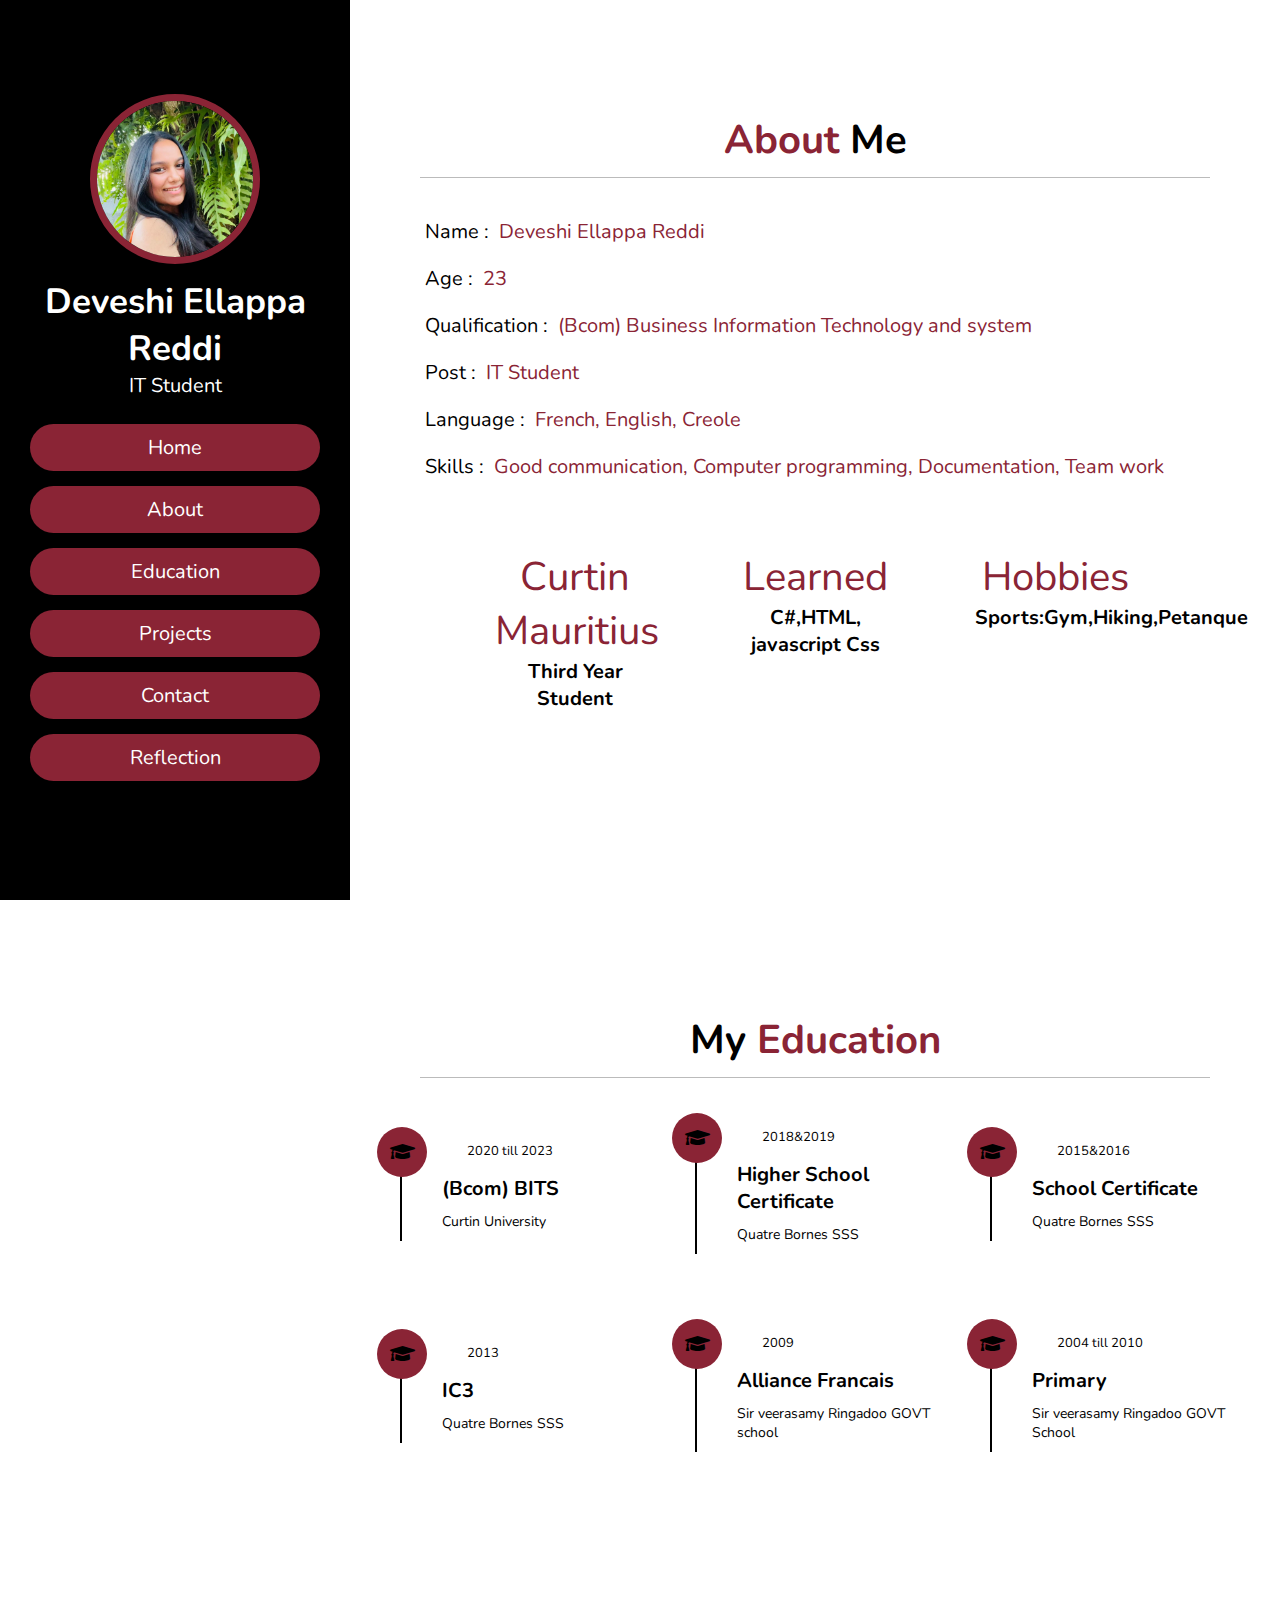
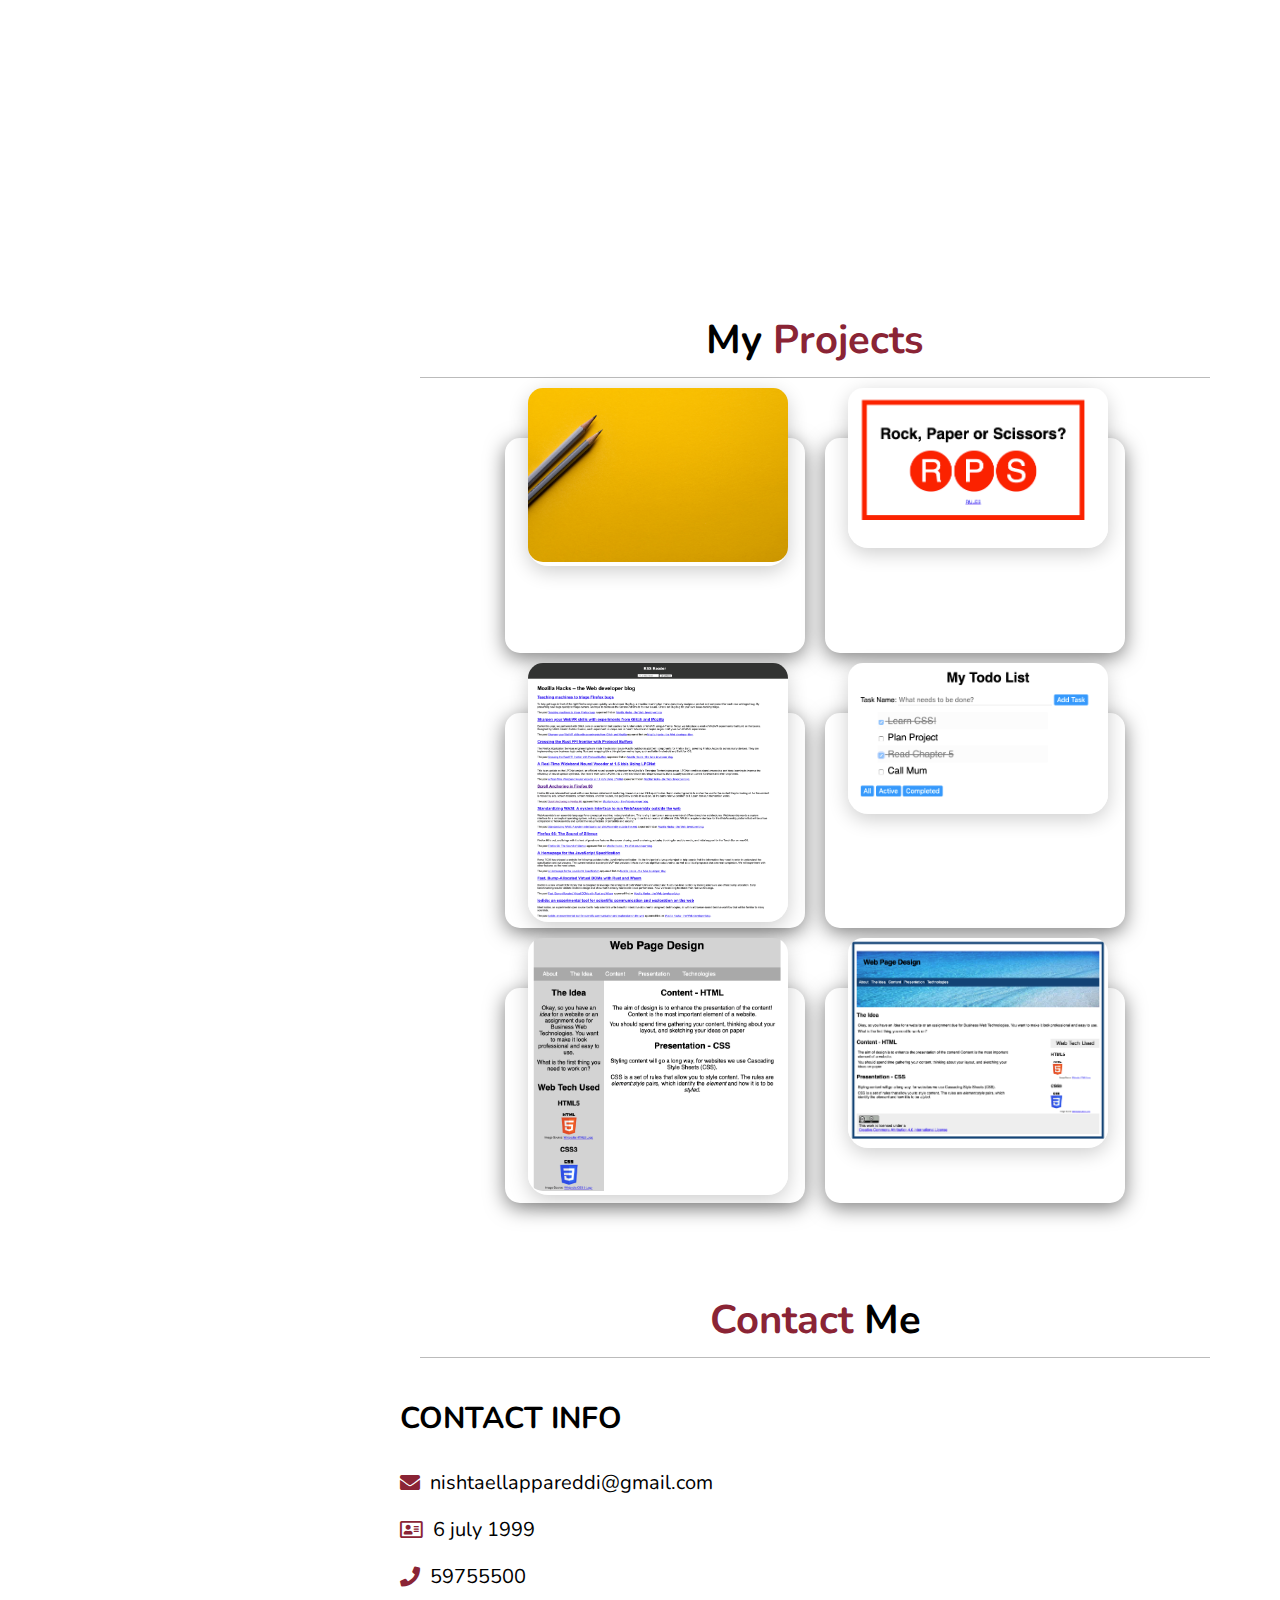
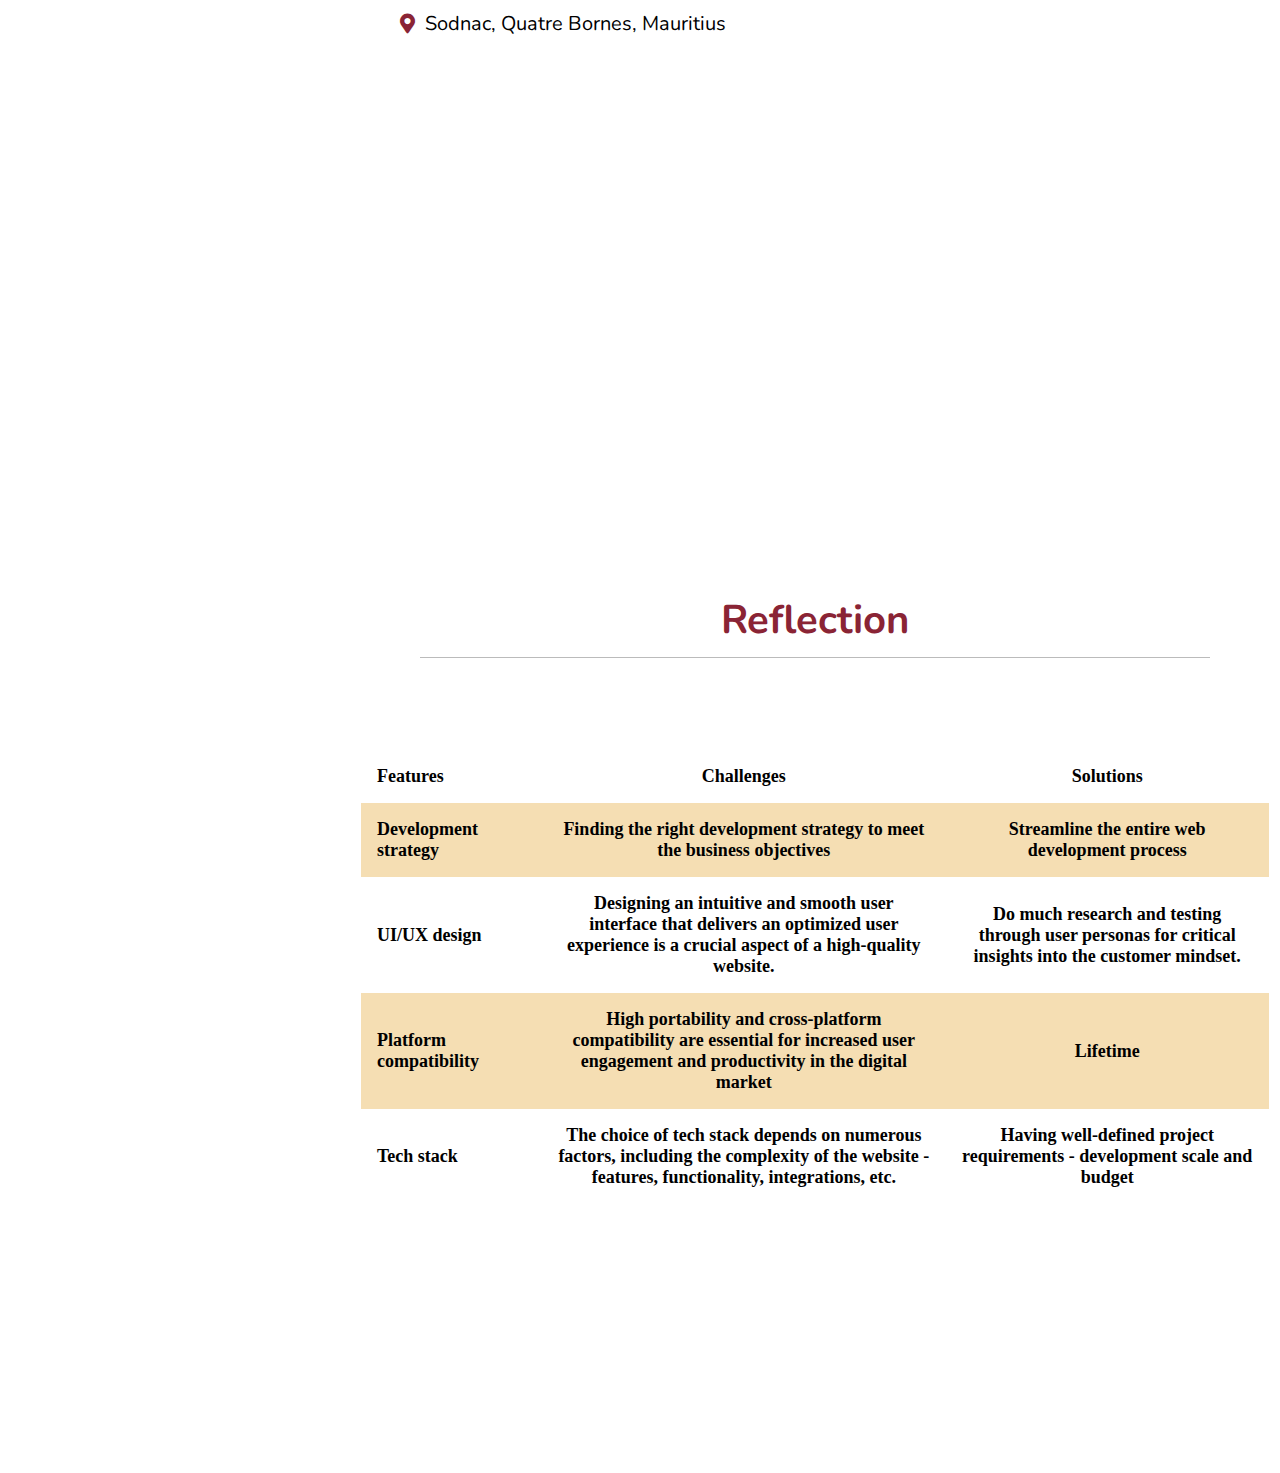
<file: index.html>
<!DOCTYPE html>
<html lang="en">

<head>
    <meta charset="UTF-8">
    <meta name="viewport" content="width=device-width, initial-scale=1.0">
    <title>Portfolio</title>

    <link rel="stylesheet" href="https://cdnjs.cloudflare.com/ajax/libs/font-awesome/5.15.2/css/all.min.css">
    <link rel="stylesheet" href="portfolio.css">
</head>

<body>
    <header>
        <div class="user">
            <img src="pics/IMG1.jpg" alt="">
            <h3 class="name">Deveshi Ellappa Reddi</h3>
            <p class="post">IT Student</p>
        </div>

        <nav class="sidebar">
            <ul>
                <li><a href="home.html">Home</a></li>
                <li><a href="#about">About</a></li>
                <li><a href="#education">Education</a></li>
                <li><a href="#project">Projects</a></li>
                <li><a href="#contact">Contact</a></li>
                <li><a href="#reflection">Reflection</a></li>
            </ul>
        </nav>
    </header>

    <div id="hamburger_menu" class="fas fa-bars"></div>

    <section class="about" id="about">

        <h1 class="heading"> <span>About</span> Me </h1>

        <div class="row">
            <div class="info">
                <h3> <span> Name : </span> Deveshi Ellappa Reddi </h3>
                <h3> <span> Age : </span> 23 </h3>
                <h3> <span> Qualification : </span> (Bcom) Business Information Technology and system </h3>
                <h3> <span> Post : </span> IT Student </h3>
                <h3> <span> Language : </span> French, English, Creole  </h3>
                <h3> <span> Skills : </span> Good communication, Computer programming, Documentation, Team work  </h3>
            </div>

            <div class="container">
                <div class="box">
                    <span>Curtin Mauritius</span>
                    <h3>Third Year Student</h3>
                </div>

                <div class="box">
                    <span>Learned</span>
                    <h3>C#,HTML, javascript Css</h3>
                </div>

                <div class="box">
                    <span>Hobbies</span>
                    <h3>Sports:Gym,Hiking,Petanque</h3>
                </div>

            </div>
        </div>
    </section>

    <section class="education" id="education">

        <h1 class="heading"> My <span>Education</span> </h1>

        <div class="box-container">
            <div class="box">
                <i class="fas fa-graduation-cap"></i>
                <span>2020 till 2023</span>
                <h3> (Bcom) BITS</h3>
                <p>Curtin University</p>
            </div>

            <div class="box">
                <i class="fas fa-graduation-cap"></i>
                <span>2018&2019</span>
                <h3>Higher School Certificate</h3>
                <p>Quatre Bornes SSS </p>
            </div>

            <div class="box">
                <i class="fas fa-graduation-cap"></i>
                <span>2015&2016</span>
                <h3>School Certificate</h3>
                <p>Quatre Bornes SSS</p>
            </div>

            <div class="box">
                <i class="fas fa-graduation-cap"></i>
                <span>2013</span>
                <h3>IC3</h3>
                <p>Quatre Bornes SSS</p>
            </div>

            <div class="box">
                <i class="fas fa-graduation-cap"></i>
                <span>2009</span>
                <h3>Alliance Francais</h3>
                <p>Sir veerasamy Ringadoo GOVT school</p>
            </div>

            <div class="box">
                <i class="fas fa-graduation-cap"></i>
                <span>2004 till 2010</span>
                <h3>Primary</h3>
                <p>Sir veerasamy Ringadoo GOVT School</p>
            </div> 
        </div>
    </section>

    <section class="project" id="project">

        <h1 class="heading"> My <span>Projects</span> </h1>

        <div class=container>
            <div class=card>
                <div class=image>
                    <img src="pics/project1.jpg" alt="">
                </div>
                <div class=content>
                    <h3>This is content</h3>
                    <p>DIn publishing and graphic design,Lorem ipsum is a placeholder text commonly used to demonstrate
                        the visual
                        form of a document or a typeface without relying on meaningful content.</p>
                </div>
            </div>
            <div class=card>
                <div class=image>
                    <img src="pics/project2.png" alt="">
                </div>
                <div class=content>
                    <h3>This is content</h3>
                    <p>DIn publishing and graphic design,Lorem ipsum is a placeholder text commonly used to demonstrate
                        the visual
                        form of a document or a typeface without relying on meaningful content.</p>
                </div>
            </div>
            <div class=card>
                <div class=image>
                    <img src="pics/project3.png" alt="">
                </div>
                <div class=content>
                    <h3>This is content</h3>
                    <p>DIn publishing and graphic design,Lorem ipsum is a placeholder text commonly used to demonstrate
                        the visual
                        form of a document or a typeface without relying on meaningful content.</p>
                </div>
            </div>
            <div class=card>
                <div class=image>
                    <img src="pics/project4.png" alt="">
                </div>
                <div class=content>
                    <h3>This is content</h3>
                    <p>DIn publishing and graphic design,Lorem ipsum is a placeholder text commonly used to demonstrate
                        the visual
                        form of a document or a typeface without relying on meaningful content.</p>
                </div>
            </div>
            <div class=card>
                <div class=image>
                    <img src="pics/project5.png" alt="">
                </div>
                <div class=content>
                    <h3>This is content</h3>
                    <p>DIn publishing and graphic design,Lorem ipsum is a placeholder text commonly used to demonstrate
                        the visual
                        form of a document or a typeface without relying on meaningful content.</p>
                </div>
            </div>
            <div class=card>
                <div class=image>
                    <img src="pics/project6.png" alt="">
                </div>
                <div class=content>
                    <h3>This is content</h3>
                    <p>DIn publishing and graphic design,Lorem ipsum is a placeholder text commonly used to demonstrate
                        the visual
                        form of a document or a typeface without relying on meaningful content.</p>
                </div>
            </div>
        </div>
    </section>

    <section class="contact" id="contact">
        <h1 class="heading"> <span>Contact</span> Me </h1>
        <div class="row">
            <div class="content">
                <h3 class="title">contact info</h3>
                <div class="info">
                    <h3> <i class="fas fa-envelope"></i> nishtaellappareddi@gmail.com </h3>
                    <h3> <i class="far fa-address-card"></i> 6 july 1999 </h3>
                    <h3> <i class="fas fa-phone"></i> 59755500 </h3>
                    <h3> <i class="fas fa-map-marker-alt"></i> Sodnac, Quatre Bornes, Mauritius </h3>
                </div>
            </div>
        </div>
    </section>

    <section class="reflection" id="reflection">
        <h1 class="heading"> <span>Reflection</span></h1>
        <table>
            <tr>
                <th style="width:20%">Features</th>
                <th>Challenges</th>
                <th>Solutions</th>
            </tr>
            <tr>
                <td>Development strategy</td>
                <td>Finding the right development strategy to meet the business objectives</td>
                <td>Streamline the entire web development process</td>
            </tr>
            <tr>
                <td>UI/UX design</td>
                <td>Designing an intuitive and smooth user interface that delivers an optimized user experience is a crucial aspect of a high-quality website.</td>
                <td>Do much research and testing through user personas for critical insights into the customer mindset.</td>
            </tr>
            <tr>
                <td>Platform compatibility</td>
                <td>High portability and cross-platform compatibility are essential for increased user engagement and productivity in the digital market</td>
                <td>Lifetime</td>
            </tr>
            <tr>
                <td>Tech stack</td>
                <td>The choice of tech stack depends on numerous factors, including the complexity of the website - features, functionality, integrations, etc.</td>
                <td>Having well-defined project requirements - development scale and budget</td>
            </tr>
        </table>
    </section>

    <a href="#about" class="top">
        <img src="pics/icons8-upward-arrow-50.png" alt="">
    </a>

    <script src="https://cdnjs.cloudflare.com/ajax/libs/jquery/3.6.0/jquery.min.js"></script>

    <script src="script.js"></script>
</body>

</html>
</file>
<file: portfolio.css>
@import url("https://fonts.googleapis.com/css2?family=Nunito:wght@200;300;400;600&display=swap");

:root {
  --garnet: #8a2435;
  --red: #5e001e;
}

* {
  font-family: "Nunito", cursive;
  margin: 0;
  padding: 0;
  box-sizing: border-box;
  text-decoration: none;
  outline: none;
  border: none;
  transition: all 0.2s linear;
}

*::selection {
  background: var(--garnet);
}

html {
  font-size: 62.5%;
  overflow-x: hidden;
}

body {
  background: white;
  overflow-x: hidden;
  padding-left: 35rem;
}

section {
  min-height: 100vh;
  padding: 1rem;
}

.btn {
  padding: 0.7rem 3rem;
  background: black;
  color: white;
  cursor: pointer;
  margin-top: 1rem;
  font-size: 2rem;
  border-radius: 5rem;
}

.btn i {
  padding: 0 0.5rem;
  font-size: 1.8rem;
}

.btn:hover {
  background: var(--garnet);
}

.heading {
  text-align: center;
  margin: 0 6rem;
  font-size: 4rem;
  padding: 1rem;
  border-bottom: 0.1rem solid rgba(0, 0, 0, 0.267);
  color: black;
}

.heading span {
  color: var(--garnet);
}

header {
  position: fixed;
  top: 0;
  left: 0;
  z-index: 1000;
  height: 100%;
  width: 35rem;
  background: black;
  display: flex;
  align-items: center;
  justify-content: center;
  flex-flow: column;
  text-align: center;
}

header .user img {
  height: 17rem;
  width: 17rem;
  border-radius: 50%;
  object-fit: cover;
  margin-bottom: 1rem;
  border: 0.7rem solid var(--garnet);
}

header .user .name {
  font-size: 3.5rem;
  color: white;
}

header .user .post {
  font-size: 2rem;
  color: white;
}

header .sidebar {
  width: 100%;
}

header .sidebar ul {
  list-style: none;
  padding: 1rem 3rem;
}

header .sidebar ul li a {
  display: block;
  padding: 1rem;
  margin: 1.5rem 0;
  background: var(--garnet);
  color: white;
  font-size: 2rem;
  border-radius: 5rem;
}

header .sidebar ul li a:hover {
  background: var(--red);
}

#hamburger_menu {
  position: fixed;
  top: 2rem;
  right: 2rem;
  background: rgb(255, 255, 255);
  color: black;
  cursor: pointer;
  font-size: 2.5rem;
  padding: 1rem 1.5rem;
  z-index: 1000;
  display: none;
}

.about {
  margin-top: 10%;
}

.about .row {
  display: flex;
  align-items: center;
  justify-content: center;
  flex-wrap: wrap;
  padding: 1rem 0;
}

.about .row .info {
  flex: 1 1 48rem;
  padding: 2rem 1rem;
  padding-left: 6rem;
}

.about .row .info h3 {
  font-size: 2rem;
  color: var(--garnet);
  padding: 1rem 0;
  font-weight: normal;
}

.about .row .info h3 span {
  color: black;
  padding: 0 0.5rem;
}

.about .row .container {
  flex: 1 1 48rem;
  display: flex;
  justify-content: center;
  flex-wrap: wrap;
}

.about .row .container .box {
  width: 20rem;
  background: white;
  text-align: center;
  padding: 2rem;
  margin: 2rem;
}

.about .row .container .box span {
  font-size: 4rem;
  color: var(--garnet);
}

.about .row .container .box h3 {
  font-size: 2rem;
  color: black;
}

.education .box-container {
  display: flex;
  align-items: center;
  justify-content: space-between;
  flex-wrap: wrap;
  padding: 1rem 0;
  padding-left: 3rem;
}

.education .box-container .box {
  width: 27rem;
  margin: 4rem 1rem;
  padding-left: 4rem;
  border-left: 0.2rem solid black;
  position: relative;
}

.education .box-container .box span {
  font-size: 1.3rem;
  background: white;
  color: black;
  border-radius: 5rem;
  padding: 0.5rem 2.5rem;
}

.education .box-container .box h3 {
  font-size: 2rem;
  color: black;
  padding-top: 1.5rem;
}

.education .box-container .box p {
  font-size: 1.4rem;
  color: black;
  padding: 1rem 0;
}

.education .box-container .box i {
  position: absolute;
  top: -1.5rem;
  left: -2.5rem;
  height: 5rem;
  width: 5rem;
  border-radius: 50%;
  line-height: 5rem;
  text-align: center;
  font-size: 2rem;
  color: black;
  background: var(--garnet);
}

.contact .row {
  display: flex;
  align-items: center;
  justify-content: center;
  flex-wrap: wrap;
}

.contact .row .content {
  flex: 1 1 30rem;
  padding: 4rem;
  padding-bottom: 0;
}

.contact .row .content .title {
  text-transform: uppercase;
  color: black;
  font-size: 3rem;
  padding-bottom: 2rem;
}

.contact .row .content .info h3 {
  display: flex;
  align-items: center;
  font-size: 2rem;
  color: black;
  padding: 1rem 0;
  font-weight: normal;
}

.contact .row .content .info h3 i {
  padding-right: 1rem;
  color: var(--garnet);
}

.top {
  position: fixed;
  bottom: 7.5rem;
  right: 2rem;
  z-index: 100;
  display: none;
}

.project .container {
  position: relative;
  z-index: 1;
  display: flex;
  justify-content: center;
  align-items: center;
  flex-wrap: wrap;
  margin: 30px 0;
}

.project .container .card {
  position: relative;
  max-width: 300px;
  height: 215px;
  background-color: white;
  margin: 30px 10px;
  padding: 20px 15px;

  display: flex;
  flex-direction: column;
  box-shadow: 0 5px 20px rgba(0, 0, 0, 0.5);
  transition: 0.3s ease-in-out;
  border-radius: 15px;
}
.project .container .card:hover {
  height: 320px;
}

.project .container .card .image {
  position: relative;
  width: 260px;
  height: 260px;
  border-radius: 20px;
  top: -40%;
  left: 8px;
  box-shadow: 0 5px 20px rgba(0, 0, 0, 0.2);
  z-index: 1;
}

.project .container .card .image img {
  max-width: 100%;
  border-radius: 15px;
}

.project .container .card .content {
  position: relative;
  top: -140px;
  padding: 10px 15px;
  color: #111;
  text-align: center;

  visibility: hidden;
  opacity: 0;
  transition: 0.3s ease-in-out;
}

.project .container .card:hover .content {
  margin-top: 30px;
  visibility: visible;
  opacity: 1;
  transition-delay: 0.2s;
}

table {
    margin-top: 10%;
    border-collapse: collapse;
    border-spacing: 0;
    width: 100%;
    border: 1px solid white;
 }

 th, td {
    text-align: center;
    padding: 16px;
    font-weight: bold;
    font-family: cursive;
    font-size: 18px;
 }

 th:first-child, td:first-child {
    text-align: left;
 }

 tr:nth-child(even) {
    background-color: wheat
 }
 
/* media queries  */

@media (max-width: 1200px) {
  html {
    font-size: 55%;
  }

  .home {
    padding: 1rem 4rem;
  }
}

@media (max-width: 991px) {
  header {
    left: -120%;
  }

  #hamburger_menu {
    display: block;
  }

  header.toggle {
    left: 0%;
  }

  body {
    padding: 0;
  }
}

@media (max-width: 768px) {
  html {
    font-size: 50%;
  }

  .table-header {
    display: none;
  }
  li {
    display: block;
  }
  .col {
    
    flex-basis: 100%;
  }
}

@media (max-width: 400px) {
  header {
    width: 100vw;
  }

  .heading {
    margin: 0 3rem;
  }

  .about .row .container .box {
    width: 100%;
  }

  .education .box-container .box {
    width: 100%;
  }

  .contact .row form {
    margin: 3rem 0;
  }
}
</file>
